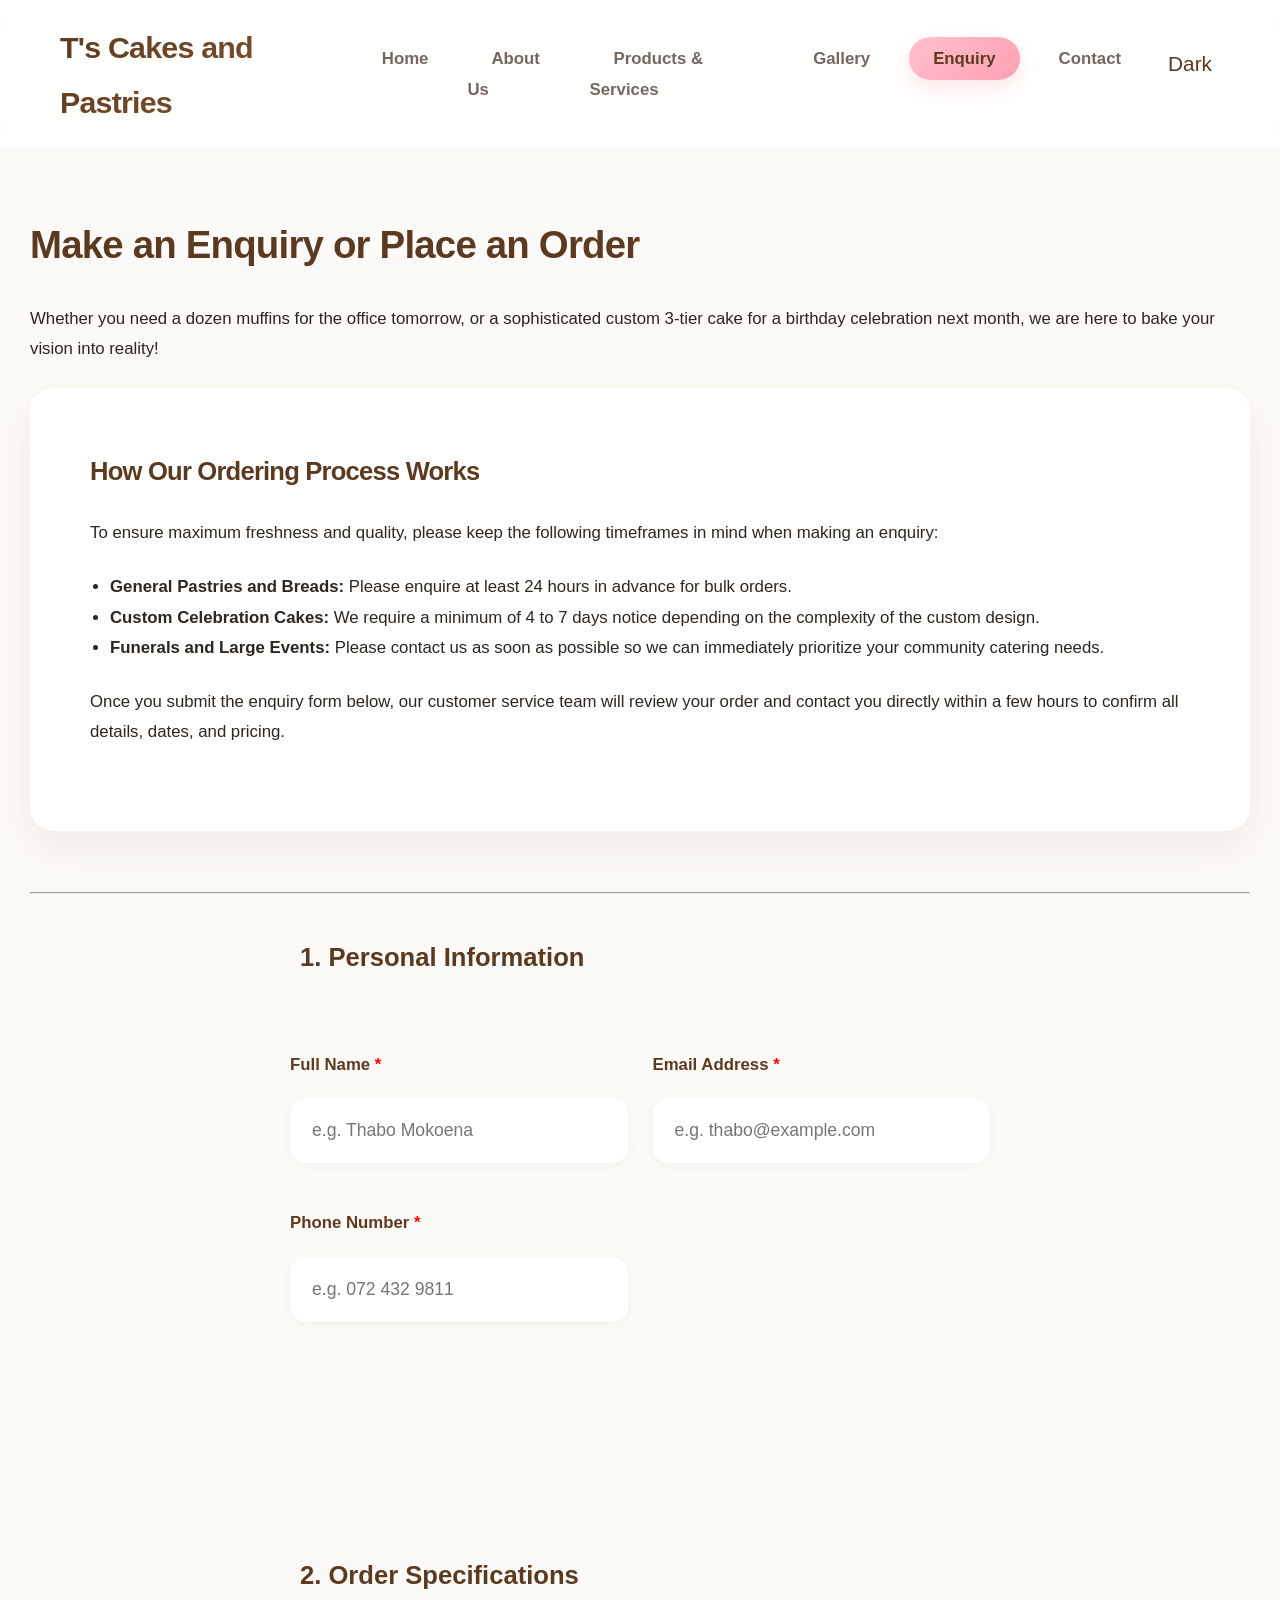
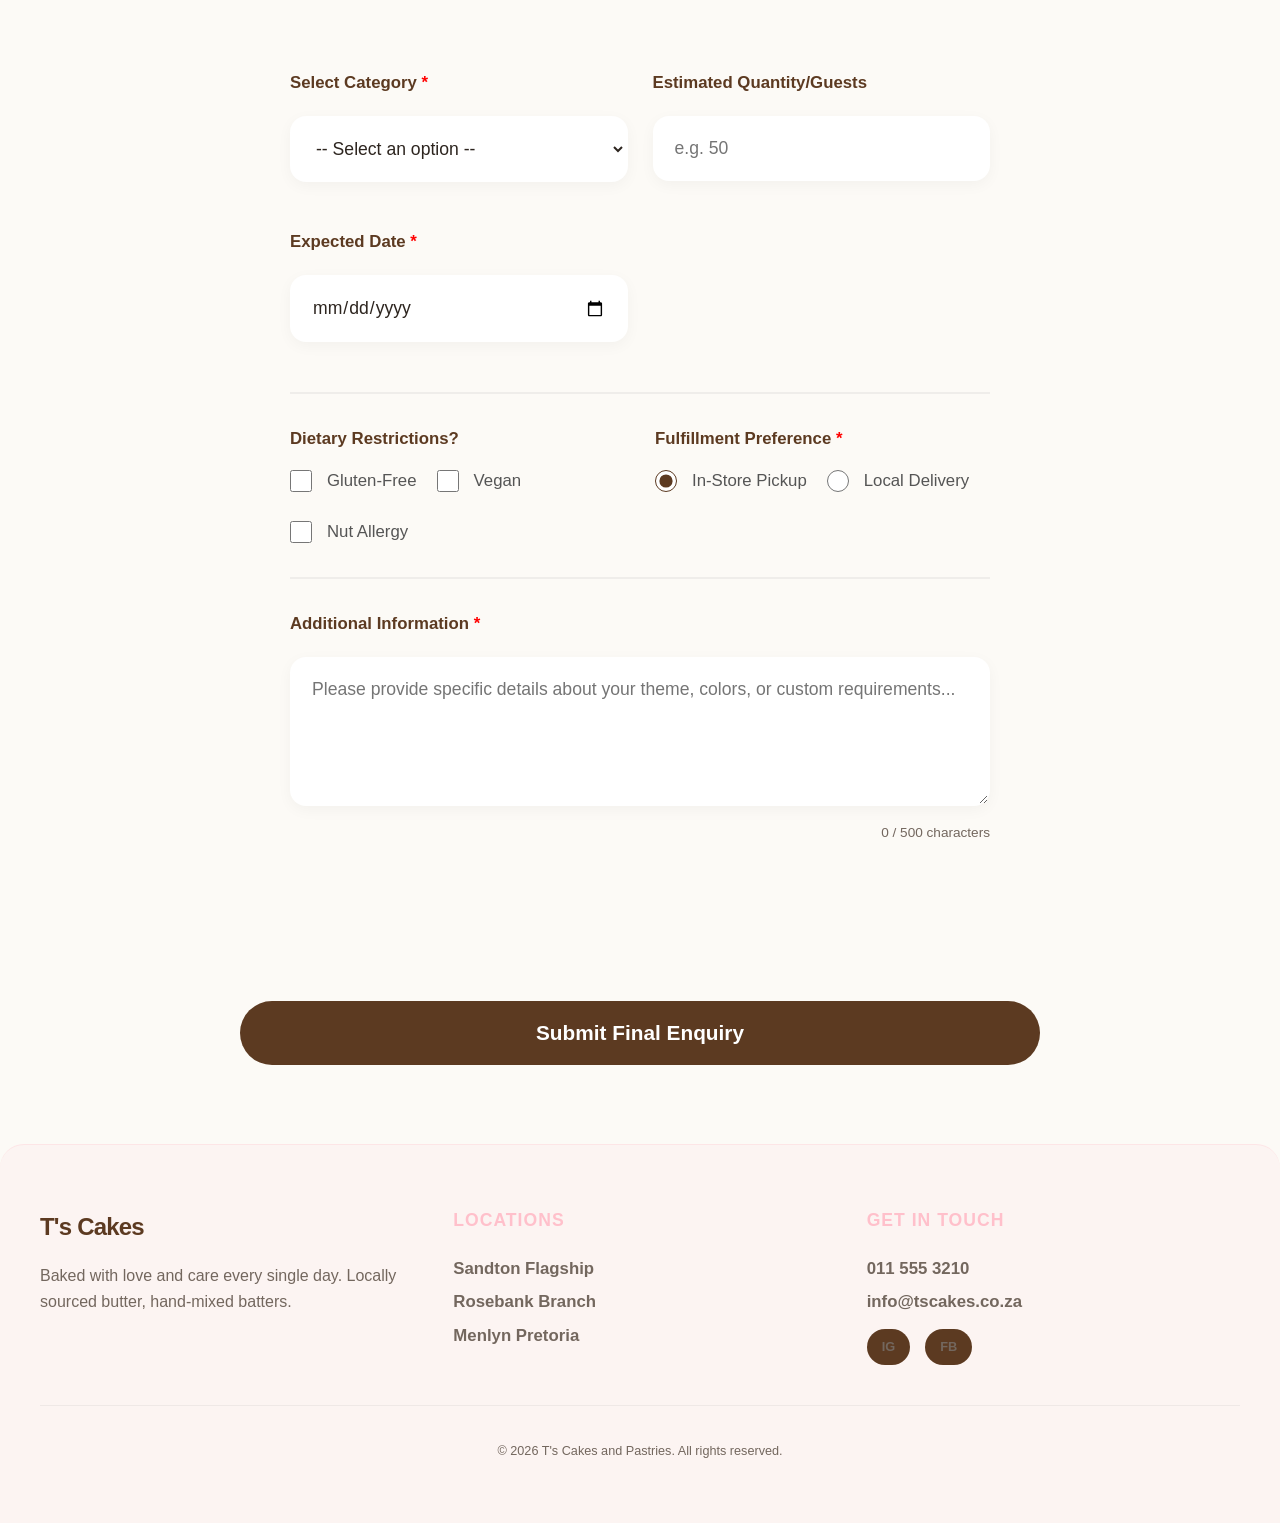
<file: enquiry.html>
<!DOCTYPE html>
<html lang="en">

<head>
    <!-- Document setup -->
    <meta charset="UTF-8">
    <meta name="viewport" content="width=device-width, initial-scale=1.0">
    
    <!-- Content Security Policy to secure site from Cross-Site Scripting (XSS) and code injections -->
    <meta http-equiv="Content-Security-Policy" content="default-src 'self'; script-src 'self' https://unpkg.com; style-src 'self' 'unsafe-inline' https://fonts.googleapis.com https://unpkg.com; font-src 'self' https://fonts.gstatic.com; img-src 'self' data: https://unpkg.com https://*.tile.openstreetmap.org; connect-src 'self' https://*.tile.openstreetmap.org;">

    <!-- SEO Meta Description with localized target keywords to improve search rankings -->
    <meta name="description" content="Place an enquiry or order your custom celebration cakes, breads, pastries, or scones. Complete custom configurations and local delivery slots available in Sandton, Rosebank, and Pretoria.">
    <meta name="keywords" content="order custom cake Sandton, bakery enquiry Johannesburg, volunteer sponsor bakery, custom catering bookings, gluten free cake order, vegan baking requests South Africa">
    <title>Place Custom Order & Enquiry | T's Cakes and Pastries</title>

    <!-- DNS Prefetch and Preconnect Hints to optimize Page Loading Speeds -->
    <link rel="dns-prefetch" href="https://unpkg.com">
    <link rel="dns-prefetch" href="https://fonts.googleapis.com">
    <link rel="preconnect" href="https://fonts.googleapis.com">
    <link rel="preconnect" href="https://fonts.gstatic.com" crossorigin>
    
    <!-- Open Graph (OG) Sharing Metadata to optimize visual social media cards -->
    <meta property="og:title" content="Place Custom Order & Enquiry | T's Cakes and Pastries">
    <meta property="og:description" content="Place an enquiry or order your custom celebration cakes, breads, pastries, or scones. Custom configs and local delivery available.">
    <meta property="og:image" content="images/Cake.jpg">
    <meta property="og:url" content="http://www.tscakes.co.za/enquiry.html">
    <meta property="og:type" content="website">
    <meta property="og:site_name" content="T's Cakes and Pastries">

    <!-- Twitter Card Metadata for premium link previews -->
    <meta name="twitter:card" content="summary_large_image">
    <meta name="twitter:title" content="Place Custom Order & Enquiry | T's Cakes and Pastries">
    <meta name="twitter:description" content="Place an enquiry or order your custom celebration cakes, breads, pastries, or scones. Custom configs and local delivery available.">
    <meta name="twitter:image" content="images/Cake.jpg">

    <!-- Google Fonts Outfit and Inter -->
    <link href="https://fonts.googleapis.com/css2?family=Inter:wght@400;500;600&family=Outfit:wght@400;600;700&display=swap" rel="stylesheet">
    
    <!-- Inline blocking script to prevent theme flash -->
    <script>
        const savedTheme = localStorage.getItem('tscakes_theme');
        if (savedTheme === 'dark' || (!savedTheme && window.matchMedia && window.matchMedia('(prefers-color-scheme: dark)').matches)) {
            document.documentElement.setAttribute('data-theme', 'dark');
        }
    </script>
    
    <link rel="stylesheet" href="css/style.css">
    <link rel="stylesheet" href="css/footer.css">
    <link rel="stylesheet" href="css/main.css">
    <link rel="stylesheet" href="css/cart.css">
    <link rel="stylesheet" href="css/forms.css">
</head>

<body>
    <!-- Website header and navigation wrapper -->
    <header>
        <input type="checkbox" id="nav-toggle" class="nav-toggle">
        
        <h1>T's Cakes and Pastries</h1>
        
        <label for="nav-toggle" class="nav-toggle-label">
            <span></span><span></span><span></span>
        </label>
        
        <nav>
            <ul>
                <li><a href="index.html">Home</a></li>
                <li><a href="about.html">About Us</a></li>
                <li><a href="services.html">Products & Services</a></li>
                <li><a href="gallery.html">Gallery</a></li>
                <li><strong><a href="enquiry.html" aria-current="page">Enquiry</a></strong></li>
                <li><a href="contact.html">Contact</a></li>
                <li>
                    <button class="theme-toggle-btn" id="theme-toggle-btn" aria-label="Toggle Dark/Light Mode" type="button">
                        <span class="theme-toggle-icon">Dark</span>
                    </button>
                </li>
            </ul>
        </nav>
    </header>

    <!-- Main content containing the interactive form -->
    <main>
        <h2>Make an Enquiry or Place an Order</h2>
        <p>Whether you need a dozen muffins for the office tomorrow, or a sophisticated custom 3-tier cake for a
            birthday celebration next month, we are here to bake your vision into reality!</p>

        <section id="order-process" class="reveal-on-scroll">
            <h3>How Our Ordering Process Works</h3>
            <p>To ensure maximum freshness and quality, please keep the following timeframes in mind when making an
                enquiry:</p>
            <ul>
                <li><strong>General Pastries and Breads:</strong> Please enquire at least 24 hours in advance for bulk
                    orders.</li>
                <li><strong>Custom Celebration Cakes:</strong> We require a minimum of 4 to 7 days notice depending on
                    the complexity of the custom design.</li>
                <li><strong>Funerals and Large Events:</strong> Please contact us as soon as possible so we can
                    immediately prioritize your community catering needs.</li>
            </ul>
            <p>Once you submit the enquiry form below, our customer service team will review your order and contact you
                directly within a few hours to confirm all details, dates, and pricing.</p>
        </section>

        <hr>

        <!-- Form for product/service enquiries replaced with modern grid architecture -->
        <form id="enquiry-form" action="https://httpbin.org/post" method="POST" class="reveal-on-scroll" style="display: flex; flex-direction: column; gap: 40px; margin-top: 40px;">
            
            <fieldset style="position: relative;">
                <legend style="font-size: 1.6rem; color: var(--brand-brown); font-weight: 700; margin-bottom: 20px; padding: 0 10px;">1. Personal Information</legend>

                <div style="display: grid; grid-template-columns: repeat(auto-fit, minmax(280px, 1fr)); gap: 25px;">
                    <div>
                        <label for="fullName" style="font-weight: 600; color: var(--brand-brown); display: block; margin-bottom: 8px;">Full Name <span style="color:red;">*</span></label>
                        <input type="text" id="fullName" name="fullName" required pattern="[A-Za-z\s]{3,50}" title="Please enter a valid name using alphabetical letters (3-50 characters)." placeholder="e.g. Thabo Mokoena">
                    </div>
                    <div>
                        <label for="emailAddr" style="font-weight: 600; color: var(--brand-brown); display: block; margin-bottom: 8px;">Email Address <span style="color:red;">*</span></label>
                        <input type="email" id="emailAddr" name="emailAddr" required placeholder="e.g. thabo@example.com">
                    </div>
                    <div>
                        <label for="phoneNum" style="font-weight: 600; color: var(--brand-brown); display: block; margin-bottom: 8px;">Phone Number <span style="color:red;">*</span></label>
                        <input type="tel" id="phoneNum" name="phoneNum" required pattern="[0-9]{10}" title="Please enter exactly 10 digits without spaces." placeholder="e.g. 072 432 9811">
                    </div>
                </div>
            </fieldset>

            <fieldset style="position: relative;">
                <legend style="font-size: 1.6rem; color: var(--brand-brown); font-weight: 700; margin-bottom: 20px; padding: 0 10px;">2. Order Specifications</legend>

                <div style="display: grid; grid-template-columns: repeat(auto-fit, minmax(280px, 1fr)); gap: 25px; align-items: start;">
                    <div>
                        <label for="productChoice" style="font-weight: 600; color: var(--brand-brown); display: block; margin-bottom: 8px;">Select Category <span style="color:red;">*</span></label>
                        <select id="productChoice" name="productChoice" required>
                            <option value="" disabled selected>-- Select an option --</option>
                            <option value="cakes">Signature Cakes</option>
                            <option value="bread">Baked Bread & Loaves</option>
                            <option value="pastries">Premium Pastries</option>
                            <option value="muffins">Gourmet Muffins</option>
                            <option value="scones">Buttermilk Scones</option>
                            <option value="custom">Fully Custom Order</option>
                        </select>
                    </div>

                    <div>
                        <label for="quantity" style="font-weight: 600; color: var(--brand-brown); display: block; margin-bottom: 8px;">Estimated Quantity/Guests</label>
                        <input type="number" id="quantity" name="quantity" min="1" placeholder="e.g. 50">
                    </div>

                    <div>
                        <label for="eventDate" style="font-weight: 600; color: var(--brand-brown); display: block; margin-bottom: 8px;">Expected Date <span style="color:red;">*</span></label>
                        <input type="date" id="eventDate" name="eventDate" required>
                    </div>
                </div>

                <hr style="margin: 30px 0; border: 1px solid rgba(0,0,0,0.05);">

                <!-- Flexible Grid for the Radio and Checkboxes -->
                <div style="display: grid; grid-template-columns: repeat(auto-fit, minmax(280px, 1fr)); gap: 30px;">
                    <div>
                        <label style="font-weight: 600; color: var(--brand-brown); display: block; margin-bottom: 12px;">Dietary Restrictions?</label>
                        <div style="display: flex; gap: 20px; flex-wrap: wrap;">
                            <label for="dietGluten" style="display: flex; align-items: center; cursor: pointer; color: #555;"><input type="checkbox" id="dietGluten" name="diet[]" value="gluten-free"> Gluten-Free</label>
                            <label for="dietVegan" style="display: flex; align-items: center; cursor: pointer; color: #555;"><input type="checkbox" id="dietVegan" name="diet[]" value="vegan"> Vegan</label>
                            <label for="dietNut" style="display: flex; align-items: center; cursor: pointer; color: #555;"><input type="checkbox" id="dietNut" name="diet[]" value="nut-allergy"> Nut Allergy</label>
                        </div>
                    </div>

                    <div>
                        <label style="font-weight: 600; color: var(--brand-brown); display: block; margin-bottom: 12px;">Fulfillment Preference <span style="color:red;">*</span></label>
                        <div style="display: flex; gap: 20px; flex-wrap: wrap;">
                            <label for="pickup" style="display: flex; align-items: center; cursor: pointer; color: #555;"><input type="radio" id="pickup" name="fulfillment" value="pickup" checked> In-Store Pickup</label>
                            <label for="delivery" style="display: flex; align-items: center; cursor: pointer; color: #555;"><input type="radio" id="delivery" name="fulfillment" value="delivery"> Local Delivery</label>
                        </div>
                    </div>
                </div>

                <hr style="margin: 30px 0; border: 1px solid rgba(0,0,0,0.05);">

                <div>
                    <label for="enquiryMessage" style="font-weight: 600; color: var(--brand-brown); display: block; margin-bottom: 8px;">Additional Information <span style="color:red;">*</span></label>
                    <textarea id="enquiryMessage" name="enquiryMessage" rows="5" required placeholder="Please provide specific details about your theme, colors, or custom requirements..."></textarea>
                </div>

            </fieldset>

            <div style="text-align: center; margin-top: 10px;">
                <button type="submit" style="padding: 20px 60px; font-size: 1.3rem; border-radius: var(--radius-pill); cursor: pointer; border: none; font-weight: 700;">Submit Final Enquiry</button>
            </div>
        </form>

        <!-- Container for dynamically rendering simulated AJAX costs, discounts, and date availability responses -->
        <div id="enquiry-response-container" class="reveal-on-scroll" style="margin-top: 40px;"></div>
    </main>

    <!-- Standard footer -->
    <footer class="modern-footer">
        <div class="footer-grid">
            <div>
                <h3 class="footer-logo">T's Cakes</h3>
                <p class="footer-desc">Baked with love and care every single day. Locally sourced butter, hand-mixed batters.</p>
            </div>
            <div>
                <h4 class="footer-col-header">Locations</h4>
                <ul class="footer-list">
                    <li><a href="contact.html">Sandton Flagship</a></li>
                    <li><a href="contact.html">Rosebank Branch</a></li>
                    <li><a href="contact.html">Menlyn Pretoria</a></li>
                </ul>
            </div>
            <div>
                <h4 class="footer-col-header">Get in Touch</h4>
                <ul class="footer-list">
                    <li><a href="tel:0115553210">011 555 3210</a></li>
                    <li><a href="mailto:info@tscakes.co.za">info@tscakes.co.za</a></li>
                    <li>
                        <div class="footer-socials">
                            <a href="https://instagram.com/tscakes" class="footer-social-btn" target="_blank" rel="noopener noreferrer">IG</a>
                            <a href="https://facebook.com/tscakes" class="footer-social-btn" target="_blank" rel="noopener noreferrer">FB</a>
                        </div>
                    </li>
                </ul>
            </div>
        </div>
        <div class="footer-copyright">
            <p><small>&copy; 2026 T's Cakes and Pastries. All rights reserved.</small></p>
        </div>
    </footer>

    <!-- Floating Back to Top Button -->
    <button class="back-to-top-btn" id="back-to-top-btn" type="button" aria-label="Back to Top">
        ↑
    </button>

    <!-- Link modular scripts for interactive features -->
    <script src="js/database.js"></script>
    <script src="js/main.js"></script>
    <script src="js/cart.js"></script>
    <script src="js/forms.js"></script>
</body>

</html>
</file>
<file: css/style.css>
* {
    margin: 0;
    padding: 0;
    box-sizing: border-box;
}

:root {
    --primary-bg: #FCFAF6;
    --white: #FFFFFF;
    --brand-brown: #5C3A21;
    --brand-light-brown: #8C5831;
    --brand-pink: #FFC0CB;
    --brand-pink-gradient: linear-gradient(135deg, #FFC0CB 0%, #FFA0B4 100%);
    --text-primary: #2D251F;
    --text-muted: #73675E;
    --glass-shadow: 0 16px 40px rgba(92, 58, 33, 0.08);
    --hover-shadow: 0 24px 60px rgba(92, 58, 33, 0.15);
    --radius-lg: 24px;
    --radius-pill: 50px;
    --transition: all 0.35s cubic-bezier(0.25, 0.8, 0.25, 1);
}

[data-theme="dark"] {
    --primary-bg: #1B1512;
    --white: #271E19;
    --brand-brown: #FFD4C2;
    --brand-light-brown: #DF9B72;
    --brand-pink: #FF8BA4;
    --brand-pink-gradient: linear-gradient(135deg, #FF8BA4 0%, #FF6080 100%);
    --text-primary: #F0EAD6;
    --text-muted: #B3A296;
    --glass-shadow: 0 16px 40px rgba(0, 0, 0, 0.45);
    --hover-shadow: 0 24px 60px rgba(0, 0, 0, 0.65);
}

.theme-toggle-btn {
    background: transparent;
    border: none;
    cursor: pointer;
    font-size: 1.3rem;
    display: flex;
    align-items: center;
    justify-content: center;
    padding: 8px;
    border-radius: 50%;
    transition: var(--transition);
    color: var(--brand-brown);
    outline: none;
}

.theme-toggle-btn:hover {
    background-color: rgba(255, 192, 203, 0.2);
    transform: rotate(30deg) scale(1.1);
}

body {
    font-family: 'Inter', -apple-system, sans-serif;
    font-size: 1.05rem;
    line-height: 1.8;
    background-color: var(--primary-bg);
    color: var(--text-primary);
    -webkit-font-smoothing: antialiased;
}

h1,
h2,
h3,
h4 {
    font-family: 'Outfit', 'Inter', sans-serif;
    color: var(--brand-brown);
    letter-spacing: -0.8px;
    margin-bottom: 24px;
    font-weight: 700;
}

h1 {
    font-size: 2.8rem;
}

h2 {
    font-size: 2.4rem;
}

h3 {
    font-size: 1.6rem;
}

p,
ul,
table {
    margin-bottom: 24px;
    color: var(--text-primary);
}

ul {
    margin-left: 20px;
}

a {
    color: var(--brand-light-brown);
    text-decoration: none;
    transition: var(--transition);
}

a:hover {
    color: var(--brand-brown);
}

img {
    max-width: 100%;
    height: auto;
    border-radius: 16px;
    display: block;
}

header {
    background: rgba(255, 255, 255, 0.85);
    backdrop-filter: blur(16px);
    -webkit-backdrop-filter: blur(16px);
    padding: 20px 60px;
    display: flex;
    justify-content: space-between;
    align-items: center;
    position: sticky;
    top: 0;
    z-index: 1000;
    border-bottom: 1px solid rgba(0, 0, 0, 0.03);
}

header h1 {
    margin-bottom: 0;
    font-size: 1.9rem;
    font-weight: 800;
    background: linear-gradient(135deg, var(--brand-brown), var(--brand-light-brown));
    -webkit-background-clip: text;
    -webkit-text-fill-color: transparent;
}

header nav ul {
    list-style: none;
    display: flex;
    gap: 15px;
    margin: 0;
}

header nav a {
    font-weight: 600;
    padding: 12px 24px;
    border-radius: var(--radius-pill);
    color: var(--text-muted);
}

header nav a:hover {
    background-color: rgba(255, 192, 203, 0.2);
    color: var(--brand-brown);
    transform: translateY(-2px);
}

header nav a[aria-current="page"] {
    background: var(--brand-pink-gradient);
    color: var(--brand-brown);
    box-shadow: 0 8px 20px rgba(255, 192, 203, 0.4);
}

main {
    max-width: 1300px;
    margin: 60px auto;
    padding: 0 30px;
}

section {
    background-color: var(--white);
    padding: 60px;
    margin-bottom: 60px;
    border-radius: var(--radius-lg);
    box-shadow: var(--glass-shadow);
    transition: var(--transition);
}

section:not(#hero):hover {
    box-shadow: var(--hover-shadow);
    transform: translateY(-4px);
}

section#hero {
    position: relative;
    background-color: transparent;
    box-shadow: none;
    padding: 0;
    margin-bottom: 80px;
}

#hero img {
    width: 100%;
    height: 600px;
    object-fit: cover;
    border-radius: var(--radius-lg);
    filter: brightness(0.7) saturate(1.2);
    box-shadow: var(--glass-shadow);
}

#hero .hero-text {
    position: absolute;
    top: 50%;
    left: 50%;
    transform: translate(-50%, -50%);
    width: 90%;
    text-align: center;
}

#hero .hero-text h2 {
    font-size: 4.8rem;
    color: var(--white);
    text-shadow: 0 4px 20px rgba(0, 0, 0, 0.6);
    line-height: 1.1;
    margin-bottom: 20px;
}

#hero .hero-text p {
    font-size: 1.8rem;
    color: rgba(255, 255, 255, 0.95);
    font-weight: 500;
}

#call-to-action {
    text-align: center;
    background: linear-gradient(135deg, var(--brand-brown) 0%, var(--brand-light-brown) 100%);
    color: var(--white);
}

#call-to-action h2,
#call-to-action p {
    color: var(--white);
}

#call-to-action a:not(nav a) {
    display: inline-block;
    background: var(--brand-pink-gradient);
    color: var(--brand-brown);
    padding: 20px 45px;
    border-radius: var(--radius-pill);
    font-weight: 800;
    font-size: 1.25rem;
    margin-top: 30px;
    box-shadow: 0 10px 25px rgba(0, 0, 0, 0.3);
    border: 2px solid transparent;
}

#call-to-action a:not(nav a):hover {
    transform: translateY(-10px) scale(1.05);
    box-shadow: 0 25px 50px rgba(0, 0, 0, 0.4);
    background: transparent;
    border-color: var(--brand-pink);
    color: var(--brand-pink);
}

#gallery-grid {
    display: grid;
    grid-template-columns: repeat(auto-fit, minmax(320px, 1fr));
    gap: 40px;
}

#gallery-grid article {
    background: var(--primary-bg);
    padding: 30px;
    border-radius: var(--radius-lg);
    box-shadow: none;
    transition: var(--transition);
    border: 1px solid rgba(0, 0, 0, 0.03);
}

#gallery-grid article:hover {
    transform: translateY(-8px);
    box-shadow: var(--hover-shadow);
    background: var(--white);
}

#gallery-grid article img {
    margin-bottom: 25px;
    width: 100%;
    height: 280px;
    object-fit: cover;
    border-radius: 14px;
}

#gallery-grid hr {
    display: none;
}

table {
    width: 100%;
    border-collapse: collapse;
    margin-top: 20px;
}

th,
td {
    padding: 24px;
    text-align: left;
    border-bottom: 1px solid rgba(0, 0, 0, 0.04);
}

th {
    font-weight: 800;
    color: var(--brand-brown);
    font-size: 1.2rem;
}

tbody tr {
    transition: var(--transition);
}

tbody tr:hover {
    background-color: var(--primary-bg);
}

@media (max-width: 900px) {
    header {
        padding: 20px;
        flex-direction: column;
        gap: 15px;
    }

    header h1 {
        font-size: 2.2rem;
        text-align: center;
    }

    header nav {
        width: 100%;
    }

    header nav ul {
        flex-wrap: wrap;
        justify-content: center;
        gap: 10px;
    }

    header nav a {
        padding: 10px 18px;
        font-size: 0.95rem;
    }

    #hero img {
        height: 400px;
    }

    #hero .hero-text h2 {
        font-size: 3rem;
    }

    section {
        padding: 40px 25px;
    }
}

.nav-toggle {
    display: none;
}

.nav-toggle-label {
    display: none;
    cursor: pointer;
    flex-direction: column;
    justify-content: space-between;
    height: 20px;
    width: 30px;
    margin-top: 5px;
}

.nav-toggle-label span {
    display: block;
    width: 100%;
    height: 3px;
    background-color: var(--brand-brown);
    border-radius: 3px;
    transition: var(--transition);
}

@media (max-width: 600px) {
    header {
        flex-direction: row;
        flex-wrap: wrap;
        padding: 15px 25px;
        align-items: center;
        justify-content: space-between;
    }

    header h1 {
        font-size: 1.8rem;
        margin-bottom: 0;
        text-align: left;
    }

    .nav-toggle-label {
        display: flex;
    }

    header nav {
        width: 100%;
        display: none;
        margin-top: 20px;
    }

    .nav-toggle:checked~nav {
        display: block;
        animation: fadeInDownRec 0.3s ease;
    }

    .nav-toggle:checked~.nav-toggle-label span:nth-child(1) {
        transform: translateY(8px) rotate(45deg);
    }

    .nav-toggle:checked~.nav-toggle-label span:nth-child(2) {
        opacity: 0;
    }

    .nav-toggle:checked~.nav-toggle-label span:nth-child(3) {
        transform: translateY(-9px) rotate(-45deg);
    }

    header nav ul {
        flex-direction: column;
        justify-content: center;
        align-items: stretch;
        padding-bottom: 0;
        overflow-x: visible;
        scroll-snap-type: none;
    }

    header nav ul li {
        scroll-snap-align: none;
    }

    header nav a {
        display: block;
        text-align: center;
        padding: 15px;
        font-size: 1.1rem;
        border-radius: 12px;
        margin-bottom: 10px;
    }
}

@keyframes fadeInDownRec {
    from {
        opacity: 0;
        transform: translateY(-10px);
    }
    to {
        opacity: 1;
        transform: translateY(0);
    }
}
</file>
<file: css/footer.css>
.modern-footer {
    margin-top: 80px;
    padding: 60px 40px;
    background: rgba(255, 192, 203, 0.1);
    border-top: 1px solid rgba(255, 192, 203, 0.3);
    border-radius: var(--radius-lg) var(--radius-lg) 0 0;
}

.footer-grid {
    display: grid;
    grid-template-columns: repeat(auto-fit, minmax(200px, 1fr));
    gap: 40px;
    text-align: left;
    max-width: 1200px;
    margin: 0 auto;
    margin-bottom: 40px;
}

.footer-logo {
    color: var(--brand-brown);
    font-size: 1.5rem;
    margin-bottom: 15px;
}

.footer-desc {
    color: var(--text-muted);
    font-size: 1rem;
    line-height: 1.6;
    margin-bottom: 0;
}

.footer-col-header {
    color: var(--brand-pink);
    font-size: 1.1rem;
    margin-bottom: 15px;
    text-transform: uppercase;
    letter-spacing: 1px;
}

.footer-list {
    list-style: none;
    padding: 0;
    margin: 0;
    line-height: 2;
}

.footer-list a {
    color: var(--text-muted);
    text-decoration: none;
    transition: var(--transition);
}

.footer-list a:hover {
    color: var(--brand-brown);
}

.footer-socials {
    display: flex;
    gap: 15px;
    margin-top: 10px;
}

.footer-social-btn {
    color: var(--white);
    background: var(--brand-brown);
    padding: 5px 15px;
    border-radius: var(--radius-pill);
    text-decoration: none;
    font-size: 0.8rem;
    transition: var(--transition);
}

.footer-social-btn:hover {
    transform: translateY(-3px);
    color: var(--white);
}

.footer-copyright {
    text-align: center;
    border-top: 1px solid rgba(0, 0, 0, 0.05);
    padding-top: 30px;
}

.footer-copyright p {
    color: var(--text-muted);
    margin: 0;
    font-size: 0.95rem;
}

footer {
    background: var(--brand-brown);
    color: var(--primary-bg);
    padding: 80px 40px 40px;
    text-align: center;
    border-top-left-radius: 60px;
    border-top-right-radius: 60px;
    margin-top: 100px;
}

footer h3,
footer p {
    color: var(--primary-bg);
}

footer a {
    color: var(--brand-pink);
    font-weight: bold;
}

footer a:hover {
    color: var(--white);
}

footer hr {
    border-color: rgba(255, 255, 255, 0.08);
    margin: 40px auto;
    max-width: 800px;
}
</file>
<file: css/main.css>
.reveal-on-scroll {
    opacity: 0;
    transform: translateY(40px);
    transition: opacity 0.8s cubic-bezier(0.25, 1, 0.5, 1), transform 0.8s cubic-bezier(0.25, 1, 0.5, 1);
    will-change: opacity, transform;
}

.reveal-on-scroll.revealed {
    opacity: 1;
    transform: translateY(0);
}

.back-to-top-btn {
    position: fixed;
    bottom: 30px;
    right: 30px;
    z-index: 1998;
    background: var(--white);
    color: var(--brand-brown);
    border: 2px solid rgba(255, 192, 203, 0.4);
    width: 50px;
    height: 50px;
    border-radius: 50%;
    box-shadow: var(--glass-shadow);
    cursor: pointer;
    display: flex;
    align-items: center;
    justify-content: center;
    font-size: 1.5rem;
    font-weight: bold;
    opacity: 0;
    visibility: hidden;
    transition: opacity 0.4s ease, visibility 0.4s ease, transform 0.3s cubic-bezier(0.25, 0.8, 0.25, 1), background-color 0.3s ease, border-color 0.3s ease;
    outline: none;
}

.back-to-top-btn:hover {
    transform: scale(1.1) translateY(-3px);
    background: var(--brand-pink-gradient);
    color: var(--brand-brown);
    border-color: transparent;
    box-shadow: 0 10px 25px rgba(255, 192, 203, 0.6);
}

.back-to-top-btn.show {
    opacity: 1;
    visibility: visible;
}

.floating-cart-btn~.back-to-top-btn {
    bottom: 110px;
}
</file>
<file: css/cart.css>
.floating-cart-btn {
    position: fixed;
    bottom: 30px;
    right: 30px;
    z-index: 1999;
    background: var(--brand-pink-gradient);
    color: var(--brand-brown);
    border: none;
    width: 65px;
    height: 65px;
    border-radius: 50%;
    box-shadow: 0 10px 30px rgba(255, 192, 203, 0.6);
    cursor: pointer;
    display: flex;
    align-items: center;
    justify-content: center;
    font-size: 1.7rem;
    transition: all 0.3s cubic-bezier(0.25, 0.8, 0.25, 1);
    outline: none;
}

.floating-cart-btn:hover {
    transform: scale(1.1) translateY(-5px);
    box-shadow: 0 15px 35px rgba(255, 192, 203, 0.8);
}

.floating-cart-badge {
    position: absolute;
    top: -3px;
    right: -3px;
    background: var(--brand-brown);
    color: var(--white);
    font-size: 0.8rem;
    font-weight: 800;
    width: 24px;
    height: 24px;
    border-radius: 50%;
    display: flex;
    align-items: center;
    justify-content: center;
    border: 2px solid var(--white);
    box-shadow: 0 4px 10px rgba(0, 0, 0, 0.15);
}

.cart-drawer {
    position: fixed;
    top: 0;
    right: 0;
    width: 440px;
    max-width: 100%;
    height: 100%;
    background: var(--white);
    box-shadow: -10px 0 40px rgba(92, 58, 33, 0.1);
    z-index: 2200;
    transform: translateX(100%);
    transition: transform 0.4s cubic-bezier(0.25, 0.8, 0.25, 1);
    display: flex;
    flex-direction: column;
    box-sizing: border-box;
}

.cart-drawer.open {
    transform: translateX(0);
}

.cart-overlay {
    position: fixed;
    top: 0;
    left: 0;
    width: 100%;
    height: 100%;
    background: rgba(45, 37, 31, 0.4);
    backdrop-filter: blur(5px);
    -webkit-backdrop-filter: blur(5px);
    z-index: 2150;
    opacity: 0;
    visibility: hidden;
    transition: opacity 0.4s ease, visibility 0.4s ease;
}

.cart-overlay.show {
    opacity: 1;
    visibility: visible;
}

.cart-drawer-header {
    padding: 30px;
    border-bottom: 2px solid var(--primary-bg);
    display: flex;
    justify-content: space-between;
    align-items: center;
}

.cart-drawer-header h3 {
    margin: 0;
    color: var(--brand-brown);
    font-size: 1.6rem;
    font-weight: 700;
}

.cart-drawer-close {
    background: transparent;
    border: none;
    font-size: 2.2rem;
    color: var(--text-muted);
    cursor: pointer;
    transition: var(--transition);
    line-height: 1;
}

.cart-drawer-close:hover {
    color: var(--brand-brown);
    transform: rotate(90deg);
}

.cart-drawer-body {
    flex: 1;
    overflow-y: auto;
    padding: 30px;
    display: flex;
    flex-direction: column;
    gap: 20px;
}

.cart-empty-message {
    text-align: center;
    padding: 60px 20px;
    color: var(--text-muted);
}

.cart-empty-icon {
    font-size: 3.5rem;
    display: block;
    margin-bottom: 15px;
}

.cart-item {
    display: flex;
    gap: 15px;
    padding-bottom: 20px;
    border-bottom: 1px solid rgba(0, 0, 0, 0.05);
    align-items: center;
}

.cart-item-img {
    width: 70px;
    height: 70px;
    object-fit: cover;
    border-radius: var(--radius-sm);
    box-shadow: 0 4px 10px rgba(0, 0, 0, 0.05);
}

.cart-item-info {
    flex: 1;
}

.cart-item-title {
    margin: 0 0 5px 0;
    font-weight: 700;
    color: var(--brand-brown);
    font-size: 1.05rem;
}

.cart-item-price {
    margin: 0;
    color: var(--brand-pink);
    font-weight: 700;
    font-size: 0.95rem;
}

.cart-item-qty-controls {
    display: flex;
    align-items: center;
    background: var(--primary-bg);
    border-radius: 50px;
    padding: 4px;
    box-shadow: inset 0 2px 5px rgba(0, 0, 0, 0.03);
}

.cart-qty-btn {
    border: none;
    background: var(--white);
    color: var(--brand-brown);
    width: 26px;
    height: 26px;
    border-radius: 50%;
    cursor: pointer;
    font-weight: bold;
    display: flex;
    align-items: center;
    justify-content: center;
    transition: var(--transition);
    box-shadow: 0 2px 5px rgba(0, 0, 0, 0.05);
}

.cart-qty-btn:hover {
    background: var(--brand-brown);
    color: var(--white);
}

.cart-qty-value {
    width: 32px;
    text-align: center;
    font-weight: 700;
    color: var(--brand-brown);
    font-size: 0.95rem;
}

.cart-item-remove {
    background: transparent;
    border: none;
    color: #c62828;
    cursor: pointer;
    font-size: 1rem;
    padding: 5px;
    transition: var(--transition);
}

.cart-item-remove:hover {
    transform: scale(1.15);
}

.cart-drawer-footer {
    padding: 30px;
    border-top: 2px solid var(--primary-bg);
    background: var(--white);
}

.cart-summary-row {
    display: flex;
    justify-content: space-between;
    align-items: center;
    margin-bottom: 12px;
    font-size: 1.05rem;
}

.cart-summary-row.discount {
    color: #2e7d32;
    font-weight: 600;
}

.cart-summary-row.total {
    font-size: 1.35rem;
    font-weight: 800;
    color: var(--brand-brown);
    border-top: 1px solid rgba(0, 0, 0, 0.05);
    padding-top: 12px;
    margin-top: 12px;
}

.cart-checkout-btn {
    background: var(--brand-pink-gradient);
    color: var(--brand-brown);
    width: 100%;
    border: none;
    padding: 16px;
    border-radius: 50px;
    font-family: inherit;
    font-weight: 700;
    font-size: 1.1rem;
    cursor: pointer;
    margin-top: 15px;
    transition: all 0.3s cubic-bezier(0.25, 0.8, 0.25, 1);
    box-shadow: 0 8px 25px rgba(255, 192, 203, 0.4);
    display: flex;
    align-items: center;
    justify-content: center;
    gap: 10px;
}

.cart-checkout-btn:hover {
    transform: translateY(-3px);
    box-shadow: 0 12px 30px rgba(255, 192, 203, 0.6);
}
</file>
<file: css/forms.css>
form {
    max-width: 800px;
    margin: 0 auto;
}

fieldset {
    border: none;
    background: var(--primary-bg);
    padding: 50px;
    border-radius: var(--radius-lg);
    margin-bottom: 40px;
}

legend {
    font-size: 1.6rem;
    font-weight: 700;
    color: var(--brand-brown);
    margin-bottom: 20px;
}

input[type="text"],
input[type="email"],
input[type="tel"],
input[type="number"],
input[type="date"],
select,
textarea {
    width: 100%;
    padding: 20px;
    border: 2px solid transparent;
    background-color: var(--white);
    border-radius: 16px;
    font-family: inherit;
    font-size: 1.1rem;
    color: var(--text-primary);
    box-shadow: 0 4px 15px rgba(0, 0, 0, 0.04);
    transition: var(--transition);
    margin-top: 10px;
    margin-bottom: 20px;
}

input:focus,
select:focus,
textarea:focus {
    outline: none;
    border-color: var(--brand-pink);
    box-shadow: 0 4px 25px rgba(255, 192, 203, 0.4);
}

input[type="radio"],
input[type="checkbox"] {
    width: 22px;
    height: 22px;
    margin-right: 15px;
    accent-color: var(--brand-brown);
}

button[type="submit"],
input[type="submit"],
button[type="reset"] {
    width: 100%;
    background: var(--brand-brown);
    color: var(--white);
    padding: 22px;
    border: none;
    border-radius: 18px;
    font-size: 1.25rem;
    font-weight: bold;
    cursor: pointer;
    transition: var(--transition);
}

button[type="submit"]:hover,
input[type="submit"]:hover {
    background: var(--brand-light-brown);
    transform: translateY(-4px);
    box-shadow: 0 15px 30px rgba(92, 58, 33, 0.2);
}

button[type="reset"] {
    background: var(--primary-bg);
    color: var(--text-muted);
    margin-top: 15px;
}

button[type="reset"]:hover {
    background: #EEEEEE;
}

.conditional-fieldset {
    max-height: 0;
    overflow: hidden;
    opacity: 0;
    padding: 0 50px !important;
    margin-bottom: 0 !important;
    transition: max-height 0.5s cubic-bezier(0.25, 0.8, 0.25, 1), opacity 0.5s cubic-bezier(0.25, 0.8, 0.25, 1), padding 0.5s ease, margin 0.5s ease;
}

.conditional-fieldset.show {
    max-height: 1000px;
    opacity: 1;
    padding: 50px !important;
    margin-bottom: 40px !important;
}

.char-counter {
    font-size: 0.85rem;
    color: var(--text-muted);
    float: right;
    margin-top: -15px;
    margin-bottom: 15px;
}

.validation-icon {
    display: inline-block;
    margin-left: 5px;
    font-weight: bold;
    font-size: 0.95rem;
}

.field-valid {
    border-color: #2e7d32 !important;
    background-color: rgba(46, 125, 50, 0.01) !important;
}

.field-invalid {
    border-color: #c62828 !important;
    background-color: rgba(198, 40, 40, 0.01) !important;
}
</file>
